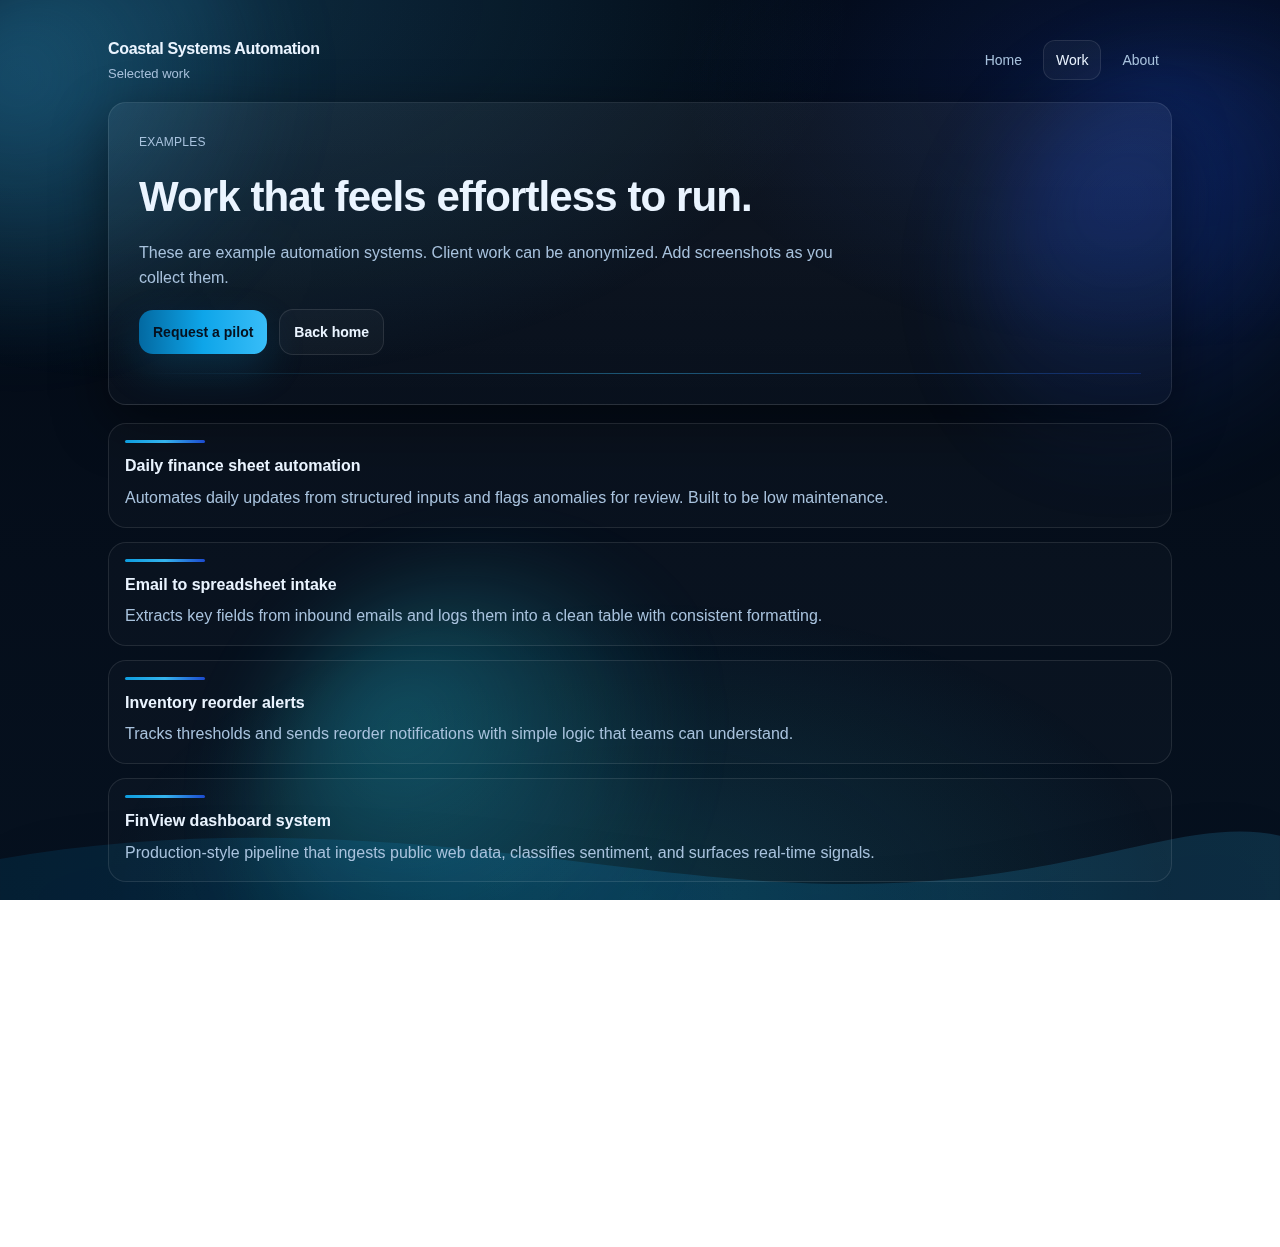
<file: work.html>
<!doctype html>
<html lang="en">
<head>
  <meta charset="utf-8" />
  <meta name="viewport" content="width=device-width,initial-scale=1" />
  <meta name="theme-color" content="#06111f" />
  <title>Work | Coastal Systems Automation</title>
  <meta name="description" content="Selected automation work by Coastal Systems Automation." />
  <link rel="stylesheet" href="styles.css" />
</head>
<body>
  <div class="bgSystem" aria-hidden="true">
    <div class="bgGrid"></div>
    <div class="bgNoise"></div>
    <div class="orb one"></div>
    <div class="orb two"></div>
    <div class="orb three"></div>

    <svg class="bgWave" viewBox="0 0 1440 140" xmlns="http://www.w3.org/2000/svg" focusable="false">
      <defs>
        <linearGradient id="bgWaveGradW" x1="0" x2="1">
          <stop offset="0%" stop-color="#0369a1" stop-opacity="0.55"/>
          <stop offset="50%" stop-color="#0ea5e9" stop-opacity="0.55"/>
          <stop offset="100%" stop-color="#38bdf8" stop-opacity="0.55"/>
        </linearGradient>
      </defs>
      <path fill="url(#bgWaveGradW)" fill-opacity="0.55"
        d="M0,92 C180,58 360,64 540,82 C720,100 900,132 1080,112 C1260,92 1350,44 1440,64 L1440,140 L0,140 Z">
        <animate attributeName="d" dur="10s" repeatCount="indefinite"
          values="
            M0,92 C180,58 360,64 540,82 C720,100 900,132 1080,112 C1260,92 1350,44 1440,64 L1440,140 L0,140 Z;
            M0,86 C180,66 360,54 540,78 C720,102 900,140 1080,118 C1260,96 1350,52 1440,70 L1440,140 L0,140 Z;
            M0,92 C180,58 360,64 540,82 C720,100 900,132 1080,112 C1260,92 1350,44 1440,64 L1440,140 L0,140 Z
          " />
      </path>
    </svg>
  </div>

  <div class="container">
    <div class="nav">
      <div class="brand">
        <div class="name">Coastal Systems Automation</div>
        <div class="tag">Selected work</div>
      </div>
      <div class="navlinks" role="navigation" aria-label="Primary">
        <a href="index.html">Home</a>
        <a class="active" href="work.html">Work</a>
        <a href="about.html">About</a>
      </div>
    </div>

    <div class="hero reveal">
      <div class="gridOverlay"></div>
      <div class="heroGlow"></div>

      <p class="kicker">Examples</p>
      <h1>Work that feels effortless to run.</h1>
      <p class="sub">
        These are example automation systems. Client work can be anonymized. Add screenshots as you collect them.
      </p>
      <div class="actions">
        <a class="btn primary" href="mailto:kmatsuura04@gmail.com?subject=Automation%20pilot">Request a pilot</a>
        <a class="btn secondary" href="index.html">Back home</a>
      </div>

      <div class="shimmer"></div>
    </div>

    <div class="section">
      <div class="workItem reveal">
        <div class="title">Daily finance sheet automation</div>
        <p class="desc">Automates daily updates from structured inputs and flags anomalies for review. Built to be low maintenance.</p>
      </div>

      <div class="workItem reveal">
        <div class="title">Email to spreadsheet intake</div>
        <p class="desc">Extracts key fields from inbound emails and logs them into a clean table with consistent formatting.</p>
      </div>

      <div class="workItem reveal">
        <div class="title">Inventory reorder alerts</div>
        <p class="desc">Tracks thresholds and sends reorder notifications with simple logic that teams can understand.</p>
      </div>

      <div class="workItem reveal">
        <div class="title">FinView dashboard system</div>
        <p class="desc">Production-style pipeline that ingests public web data, classifies sentiment, and surfaces real-time signals.</p>
      </div>
    </div>

    <div class="card section reveal">
      <h2>Want a relevant example?</h2>
      <p>Tell us your industry and workflow. We will reply with a pilot idea and the most similar example we have.</p>
      <div class="actions" style="margin-top:12px;">
        <a class="btn primary" href="mailto:kmatsuura04@gmail.com?subject=Relevant%20automation%20example">Ask for an example</a>
        <a class="btn secondary" href="about.html">Meet the team</a>
      </div>
    </div>

    <div class="footer">
      <div>© <span id="year"></span> Coastal Systems Automation</div>
      <div>
        <a href="https://www.linkedin.com/in/ken-matsuura-8a0761290">LinkedIn</a>
        ·
        <a href="mailto:kmatsuura04@gmail.com">Email</a>
      </div>
    </div>
  </div>

  <script>
    document.getElementById("year").textContent = new Date().getFullYear();

    const els = document.querySelectorAll('.reveal');
    const obs = new IntersectionObserver((entries) => {
      entries.forEach(e => { if (e.isIntersecting) e.target.classList.add('show'); });
    }, { threshold: 0.12 });
    els.forEach(el => obs.observe(el));
  </script>
</body>
</html>
</file>
<file: styles.css>
:root{
  --bg0:#030914;
  --bg1:#06111f;

  --panel:#071a2c;
  --card:#0a233b;

  --text:#eaf4ff;
  --muted:#a8c2dd;
  --border:rgba(255,255,255,.10);

  --blue1:#1d4ed8;
  --blue2:#38bdf8;
  --blue3:#22d3ee;
  --sea:#0ea5e9;
  --seaDeep:#0369a1;

  --radius:18px;
  --shadow: 0 18px 55px rgba(0,0,0,.45);
}

*{box-sizing:border-box}
html,body{height:100%; width:100%; max-width:100%; overflow-x:hidden}
body{
  margin:0;
  font-family: ui-sans-serif, -apple-system, BlinkMacSystemFont, "Segoe UI", Inter, Roboto, Helvetica, Arial, sans-serif;
  color:var(--text);
  line-height:1.6;
  background: linear-gradient(180deg, var(--bg0) 0%, var(--bg1) 100%);
}

/* Global hardening to prevent horizontal scroll on mobile */
img, svg, video, canvas{max-width:100%; height:auto}
a{color:inherit;text-decoration:none}
a:hover{opacity:.96}

/* Background system */
.bgSystem{
  position:fixed;
  inset:0;
  z-index:-1;
  overflow:hidden;
  pointer-events:none;
  background:
    radial-gradient(1200px 700px at 15% 0%, rgba(56,189,248,.20), transparent 55%),
    radial-gradient(900px 500px at 90% 10%, rgba(29,78,216,.20), transparent 52%),
    radial-gradient(900px 500px at 50% 100%, rgba(34,211,238,.14), transparent 60%);
}

.bgGrid{
  position:absolute;
  inset:-2px;
  background-image:
    linear-gradient(rgba(255,255,255,.06) 1px, transparent 1px),
    linear-gradient(90deg, rgba(255,255,255,.06) 1px, transparent 1px);
  background-size: 56px 56px;
  opacity:.08;
  mask-image: radial-gradient(circle at 35% 15%, rgba(0,0,0,.9), transparent 60%);
}

.bgNoise{
  position:absolute;
  inset:0;
  opacity:.06;
  background-image:
    radial-gradient(circle at 20% 30%, rgba(255,255,255,.08), transparent 28%),
    radial-gradient(circle at 70% 10%, rgba(255,255,255,.06), transparent 30%),
    radial-gradient(circle at 55% 75%, rgba(255,255,255,.05), transparent 34%);
  filter: blur(1px);
}

/* Orbs live in the fixed bg layer so they never affect layout width */
.orb{
  position:absolute;
  width: clamp(260px, 38vw, 520px);
  height: clamp(260px, 38vw, 520px);
  border-radius: 999px;
  filter: blur(42px);
  opacity: .34;
  transform: translate3d(0,0,0);
  animation: float 12s ease-in-out infinite;
  will-change: transform;
}
.orb.one{
  left: -10%;
  top: -8%;
  background: radial-gradient(circle at 30% 30%, rgba(56,189,248,.95), rgba(56,189,248,0) 58%);
}
.orb.two{
  right: -14%;
  top: 6%;
  background: radial-gradient(circle at 30% 30%, rgba(29,78,216,.95), rgba(29,78,216,0) 58%);
  animation-duration: 14s;
}
.orb.three{
  left: 20%;
  bottom: -18%;
  background: radial-gradient(circle at 30% 30%, rgba(34,211,238,.92), rgba(34,211,238,0) 60%);
  animation-duration: 15s;
}

@keyframes float{
  0%{ transform: translate3d(0,0,0) scale(1); }
  50%{ transform: translate3d(0,-16px,0) scale(1.03); }
  100%{ transform: translate3d(0,0,0) scale(1); }
}

/* Background wave that visually ties the whole site together */
.bgWave{
  position:absolute;
  left:50%;
  bottom:-2px;
  transform: translateX(-50%);
  width:min(1400px, 140%);
  opacity:.55;
  filter: drop-shadow(0 26px 40px rgba(0,0,0,.35));
}

/* Layout */
.container{
  max-width: 1100px;
  margin: 0 auto;
  padding: 26px 18px 84px;
  position:relative;
  z-index:1;
}

/* Top nav */
.nav{
  display:flex;
  align-items:center;
  justify-content:space-between;
  gap:14px;
  padding: 10px 0 18px;
}

.brand{
  display:flex;
  flex-direction:column;
  gap:2px;
  min-width: 0;
}
.brand .name{
  font-weight:850;
  letter-spacing:-.35px;
  white-space:nowrap;
  overflow:hidden;
  text-overflow:ellipsis;
}
.brand .tag{
  font-size:13px;
  color:var(--muted);
  white-space:nowrap;
  overflow:hidden;
  text-overflow:ellipsis;
}

.navlinks{
  display:flex;
  gap:8px;
  font-size:14px;
  color:var(--muted);
  flex-wrap:wrap;
  justify-content:flex-end;
}
.navlinks a{
  padding:8px 12px;
  border-radius:12px;
  border:1px solid transparent;
  background: transparent;
}
.navlinks a.active{
  background: rgba(255,255,255,.04);
  border-color: var(--border);
  color: var(--text);
}

/* Hero */
.hero{
  position:relative;
  overflow:hidden;
  padding: 30px;
  border:1px solid var(--border);
  background: linear-gradient(180deg, rgba(255,255,255,.055), rgba(255,255,255,.02));
  border-radius: var(--radius);
  box-shadow: var(--shadow);
}

.gridOverlay{
  position:absolute;
  inset:0;
  background-image:
    linear-gradient(rgba(255,255,255,.06) 1px, transparent 1px),
    linear-gradient(90deg, rgba(255,255,255,.06) 1px, transparent 1px);
  background-size: 48px 48px;
  mask-image: radial-gradient(circle at 35% 10%, rgba(0,0,0,.85), transparent 60%);
  opacity:.14;
  pointer-events:none;
}

.heroGlow{
  position:absolute;
  inset:-2px;
  background:
    radial-gradient(700px 250px at 20% 10%, rgba(56,189,248,.35), transparent 60%),
    radial-gradient(650px 240px at 75% 15%, rgba(29,78,216,.28), transparent 55%),
    radial-gradient(700px 260px at 50% 100%, rgba(34,211,238,.18), transparent 60%);
  opacity:.8;
  pointer-events:none;
}

.hero > *{position:relative}

.kicker{
  font-size:12px;
  color:var(--muted);
  margin:0 0 10px;
  letter-spacing:.25px;
  text-transform:uppercase;
}

h1{
  margin:0 0 10px;
  font-size: 42px;
  letter-spacing:-.9px;
}

.sub{
  margin:0 0 18px;
  color:var(--muted);
  max-width: 78ch;
}

/* Shimmer line */
.shimmer{
  height: 1px;
  width: 100%;
  margin-top: 18px;
  background: linear-gradient(90deg,
    rgba(56,189,248,0),
    rgba(56,189,248,.45),
    rgba(29,78,216,.35),
    rgba(34,211,238,.40),
    rgba(56,189,248,0)
  );
  opacity:.9;
  background-size: 200% 100%;
  animation: shimmer 6s linear infinite;
}
@keyframes shimmer{
  0%{ background-position: 0% 0; }
  100%{ background-position: 200% 0; }
}

/* Buttons */
.actions{
  display:flex;
  gap:12px;
  flex-wrap:wrap;
  align-items:center;
}

.btn{
  display:inline-flex;
  align-items:center;
  justify-content:center;
  gap:10px;
  padding: 11px 14px;
  border-radius: 14px;
  border:1px solid var(--border);
  background: rgba(255,255,255,.03);
  font-weight:800;
  font-size:14px;
  cursor:pointer;
  transition: transform .12s ease, background .12s ease, opacity .12s ease;
}
.btn:hover{ transform: translateY(-1px); }
.btn:active{ transform: translateY(0px); }

.btn.primary{
  border:none;
  background: linear-gradient(90deg, var(--seaDeep), var(--sea), var(--blue2));
  color:#06111f;
  box-shadow: 0 16px 40px rgba(14,165,233,.18);
}
.btn.secondary:hover{
  background: rgba(255,255,255,.05);
}

/* Badges */
.badges{
  display:flex;
  gap:10px;
  flex-wrap:wrap;
  margin-top: 14px;
}

.badge{
  display:inline-flex;
  align-items:center;
  gap:10px;
  font-size:12px;
  color:var(--muted);
  border:1px solid var(--border);
  background: rgba(255,255,255,.02);
  padding: 8px 10px;
  border-radius: 999px;
}

.dot{
  width:10px; height:10px;
  border-radius:999px;
  background: var(--blue2);
  box-shadow: 0 0 0 4px rgba(56,189,248,.12);
}

.notice{
  margin-top: 12px;
  padding: 12px 14px;
  border-radius: 14px;
  border: 1px solid var(--border);
  background: rgba(255,255,255,.02);
  color: var(--muted);
}

/* Sections and cards */
.section{
  margin-top: 18px;
  display:grid;
  gap: 14px;
}

.grid2{
  display:grid;
  grid-template-columns: 1fr;
  gap:14px;
}
@media (min-width: 900px){
  .grid2{grid-template-columns: 1fr 1fr;}
}

.card{
  padding: 18px;
  border-radius: var(--radius);
  border:1px solid var(--border);
  background: linear-gradient(180deg, rgba(255,255,255,.04), rgba(255,255,255,.02));
  position:relative;
  overflow:hidden;
}

.card::after{
  content:"";
  position:absolute;
  inset:-2px;
  background: radial-gradient(420px 180px at 20% 10%, rgba(56,189,248,.18), transparent 60%);
  opacity:.55;
  pointer-events:none;
}

.card h2{
  margin:0 0 8px;
  font-size: 16px;
  letter-spacing: -.1px;
}

.card p{
  margin:0;
  color:var(--muted);
  max-width: 80ch;
}

/* Feature row */
.feature{
  display:flex;
  gap:12px;
  align-items:flex-start;
}

.icon{
  width:40px;
  height:40px;
  border-radius:14px;
  display:flex;
  align-items:center;
  justify-content:center;
  background: rgba(255,255,255,.04);
  border: 1px solid var(--border);
  flex: 0 0 auto;
}
.icon svg{opacity:.95}

/* Work items */
.workItem{
  padding: 16px;
  border:1px solid var(--border);
  border-radius: var(--radius);
  background: rgba(255,255,255,.02);
  overflow:hidden;
}
.workItem::before{
  content:"";
  display:block;
  height:3px;
  width:80px;
  border-radius:999px;
  margin-bottom:10px;
  background: linear-gradient(90deg, var(--sea), var(--blue2), var(--blue1));
  opacity:.95;
}

.workItem .title{
  font-weight:850;
  margin:0 0 6px;
}

.workItem .desc{
  margin:0;
  color:var(--muted);
}

/* Inline wave inside hero/cards */
.wave{
  display:block;
  width:100%;
  height:auto;
  opacity:.9;
  margin-top: 18px;
  filter: drop-shadow(0 20px 30px rgba(0,0,0,.25));
}

/* Footer */
.footer{
  margin-top: 18px;
  padding-top: 14px;
  color:var(--muted);
  font-size:13px;
  display:flex;
  flex-wrap:wrap;
  justify-content:space-between;
  gap:10px;
  border-top:1px solid var(--border);
}
.footer a{
  color: var(--muted);
  text-decoration: underline;
  text-underline-offset: 3px;
}

/* Scroll reveal */
.reveal{
  opacity:0;
  transform: translateY(10px);
  transition: opacity .55s ease, transform .55s ease;
}
.reveal.show{
  opacity:1;
  transform: translateY(0);
}

/* Mobile refinements */
@media (max-width: 560px){
  .container{padding: 18px 14px 74px;}
  .hero{padding: 20px;}
  h1{font-size: 30px; letter-spacing:-.6px;}
  .sub{margin-bottom: 16px;}
  .nav{gap:10px;}
  .navlinks a{padding:8px 10px;}
}

/* Reduced motion */
@media (prefers-reduced-motion: reduce){
  .orb{animation:none}
  .shimmer{animation:none}
  .reveal{transition:none; transform:none; opacity:1}
}
</file>
